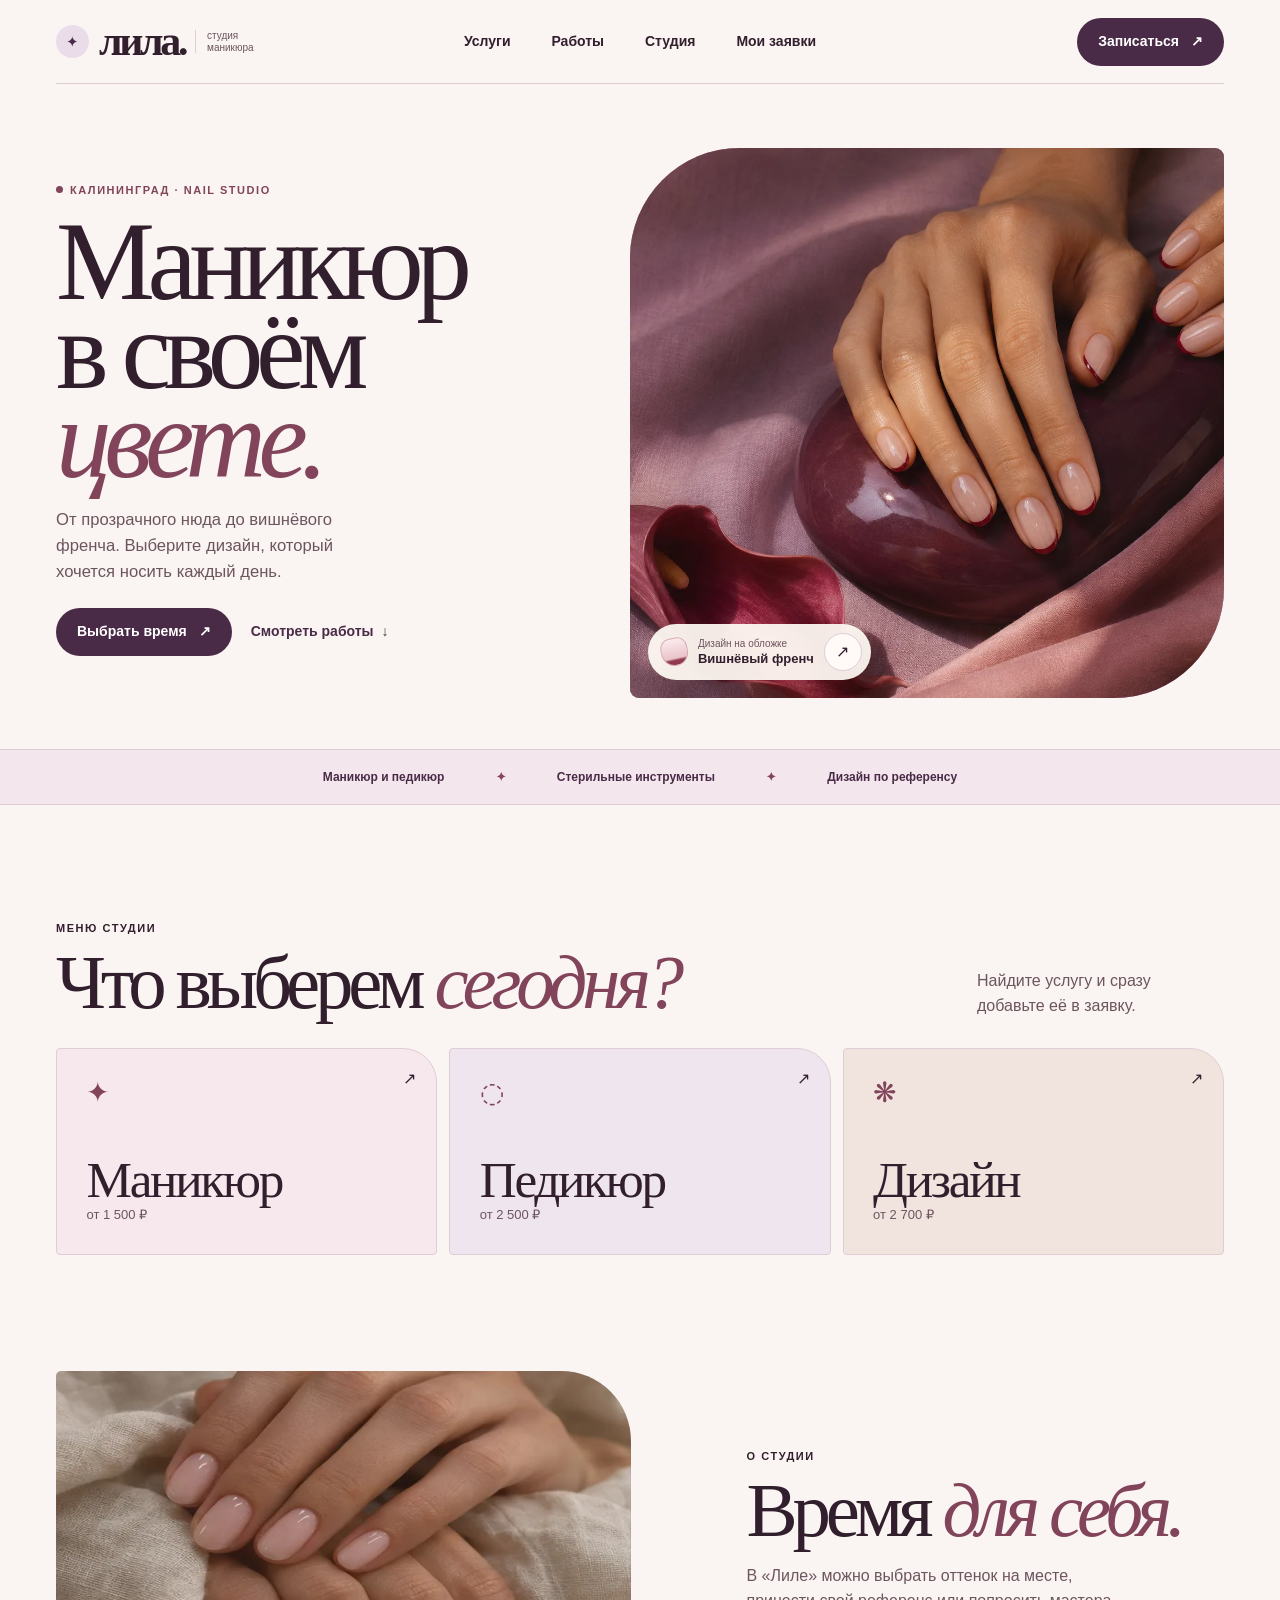
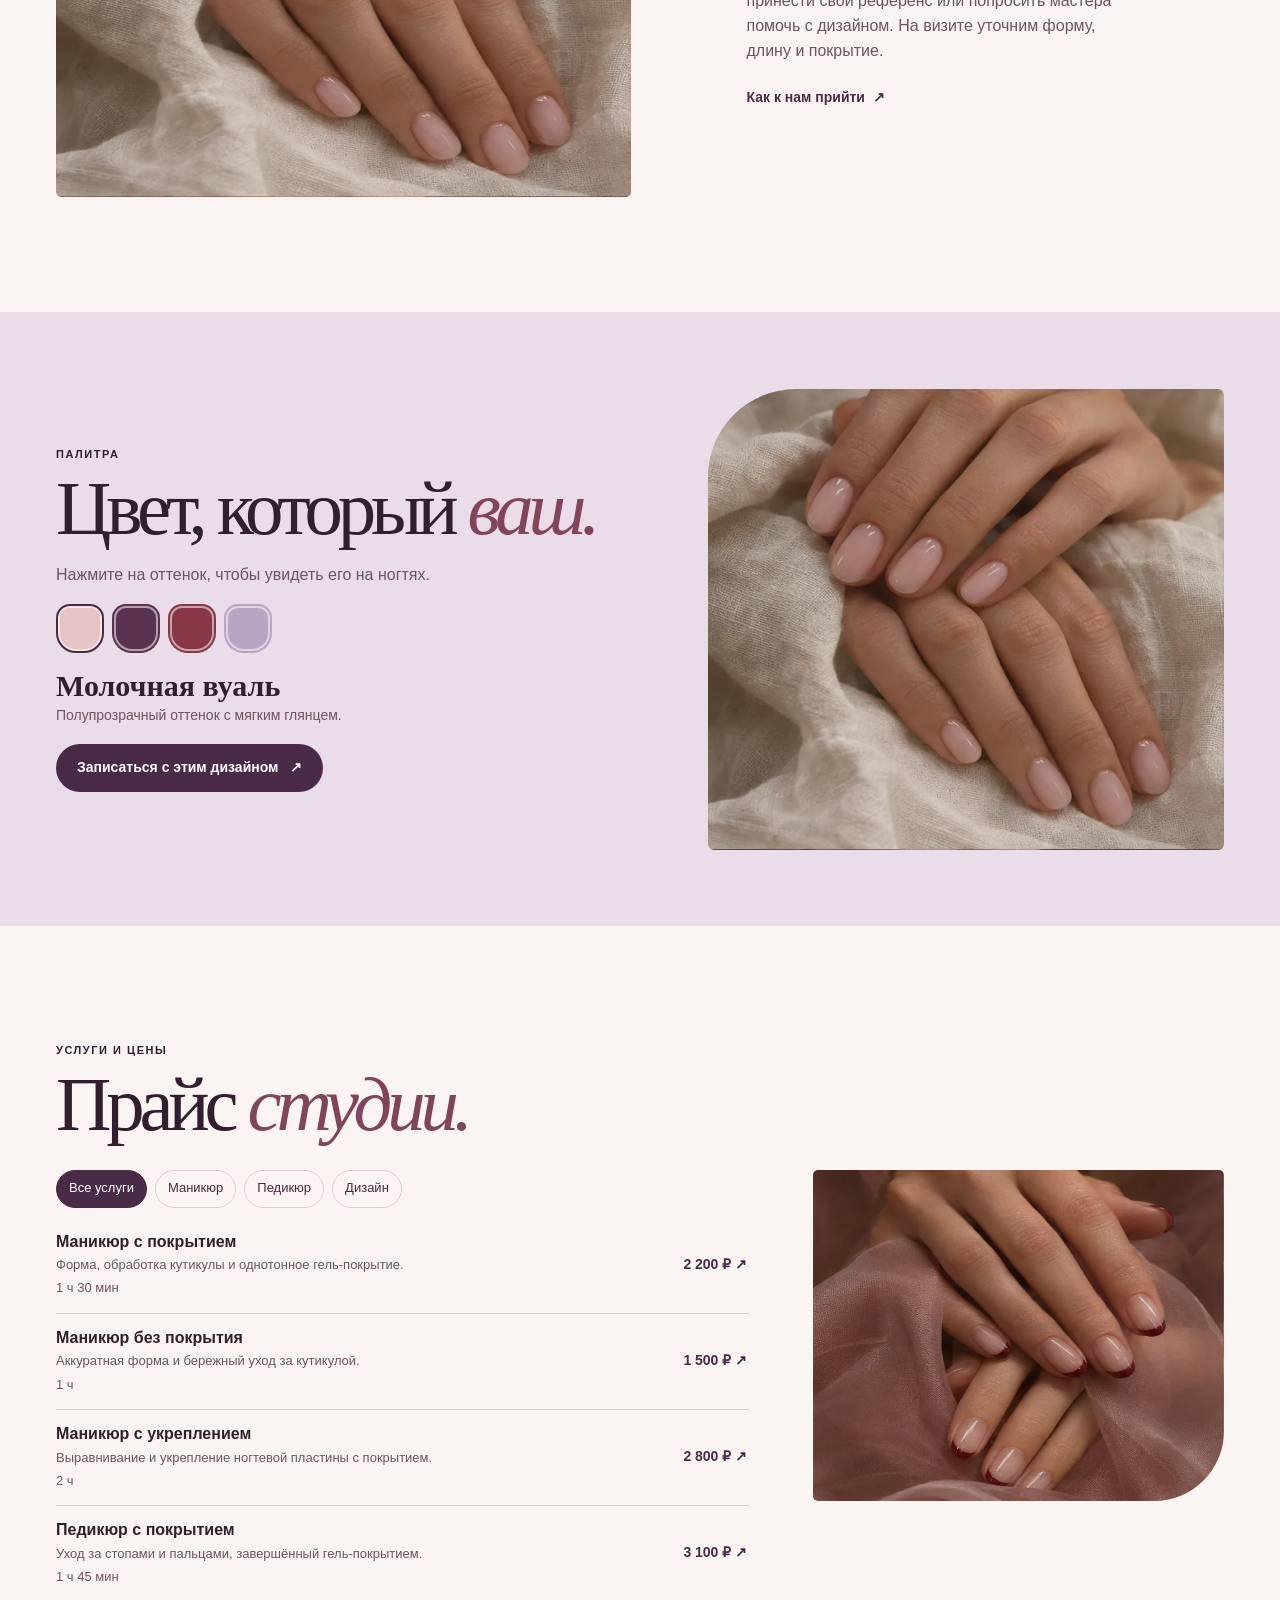
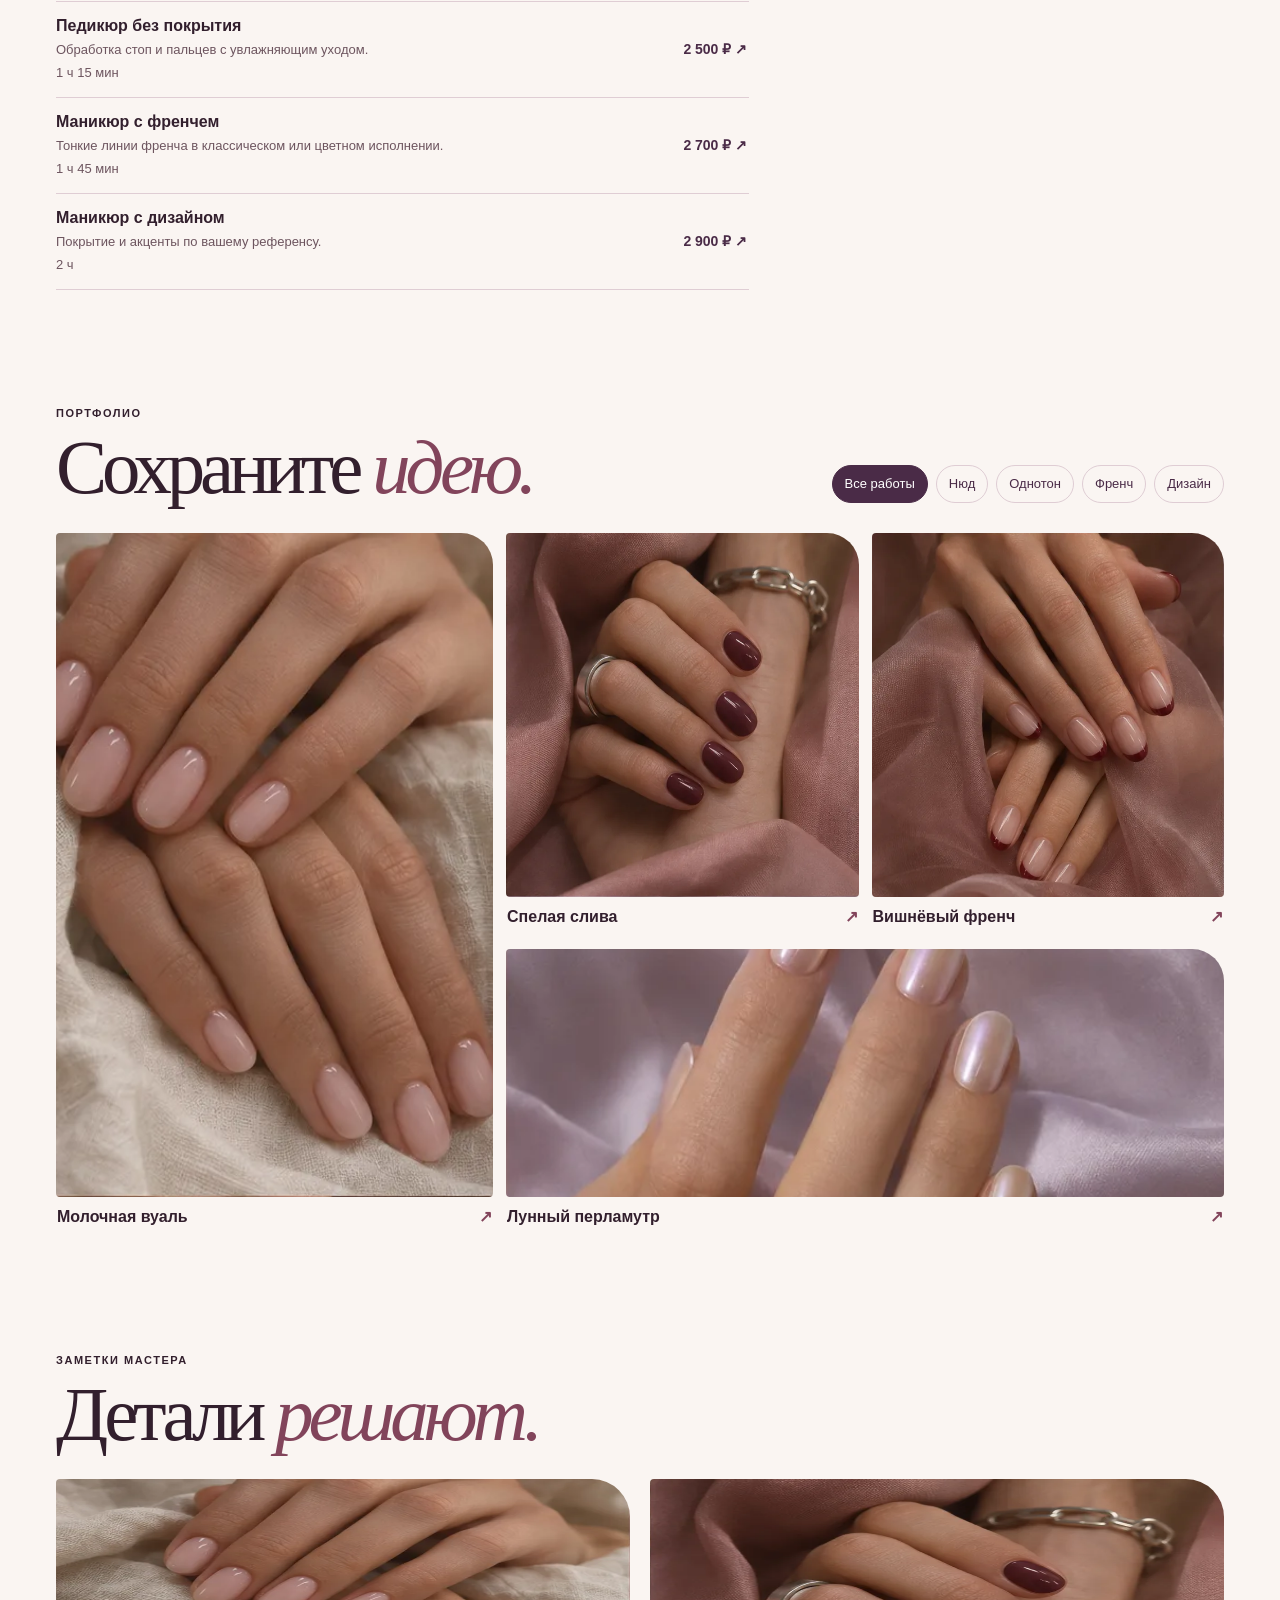
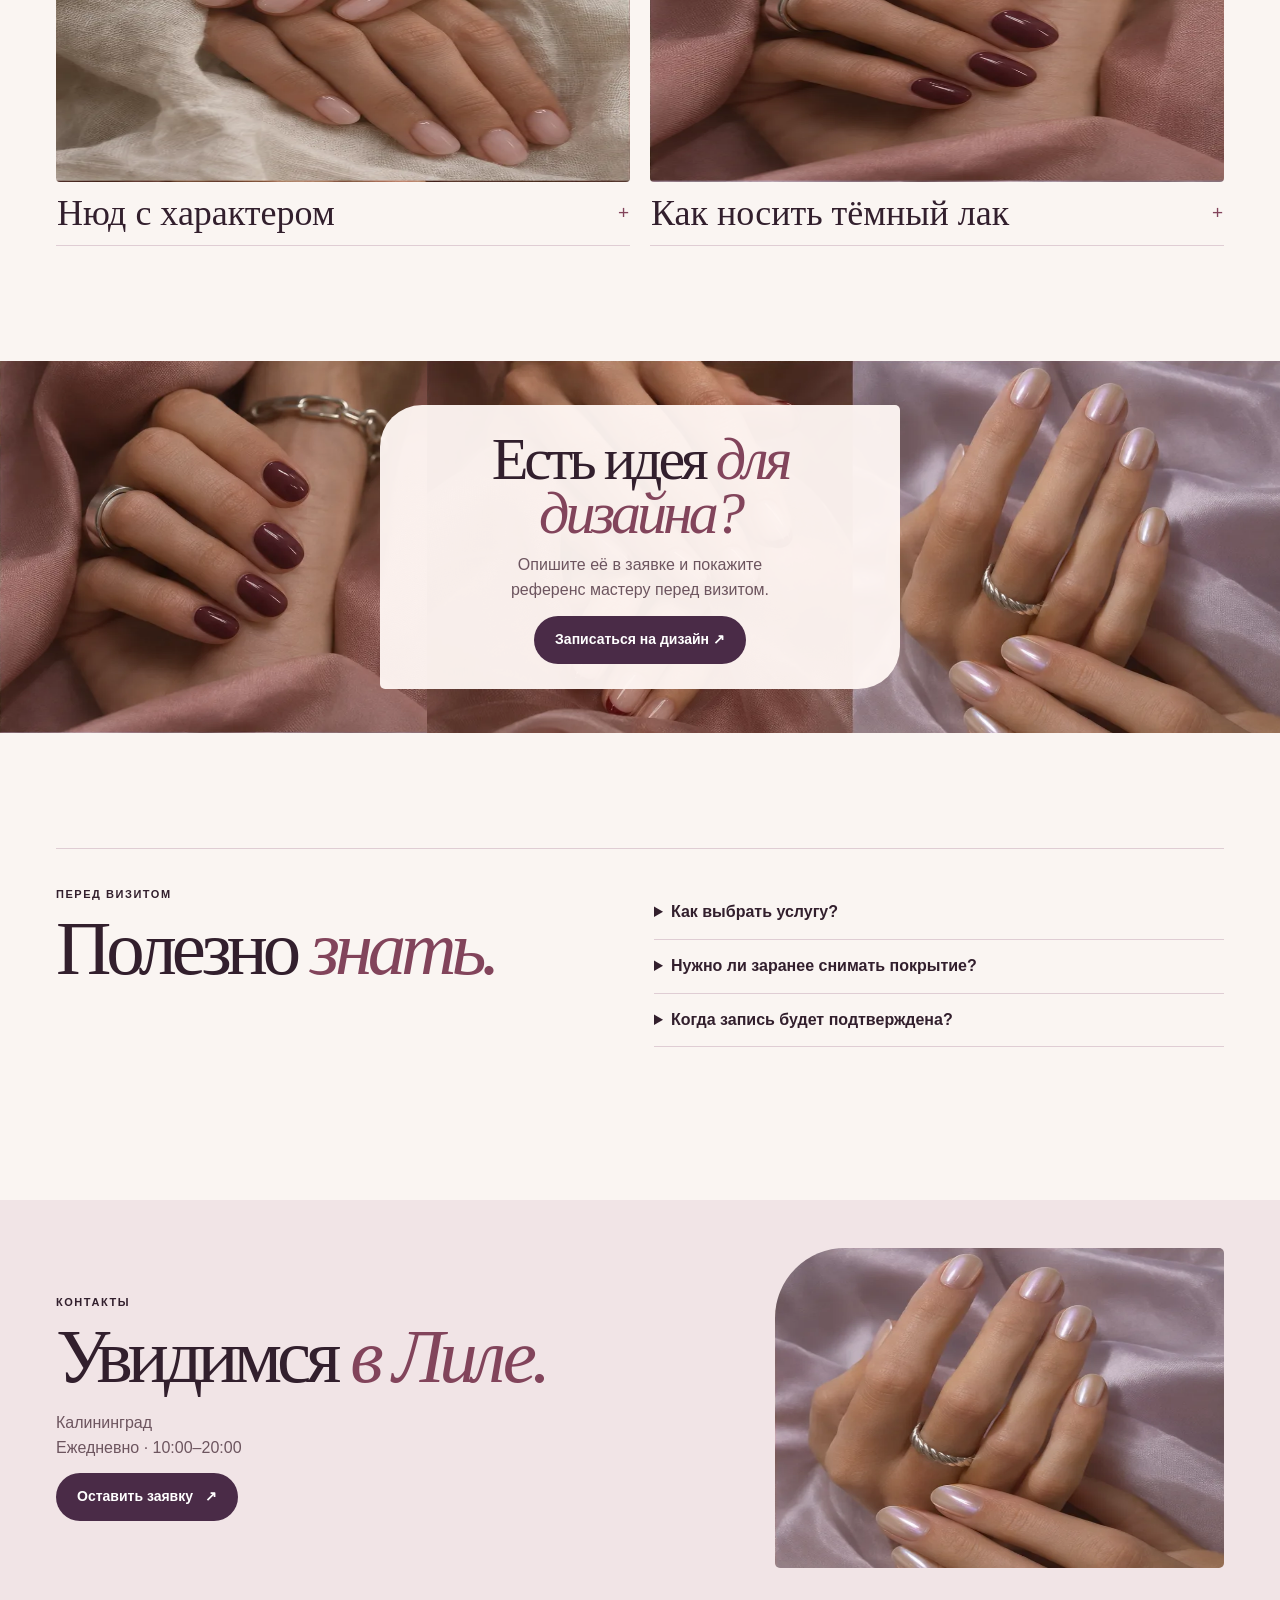
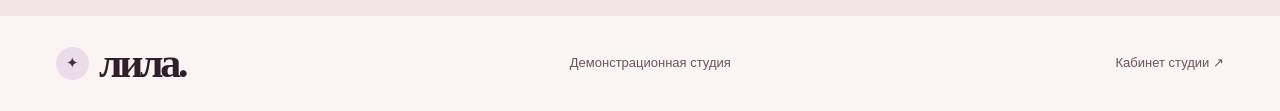
<file: index.html>
<!doctype html>
<html lang="ru" id="top">
<head>
  <meta charset="utf-8">
  <meta name="viewport" content="width=device-width, initial-scale=1, viewport-fit=cover">
  <meta name="theme-color" content="#faf5f2">
  <meta name="description" content="ЛИЛА — студия маникюра и педикюра. Выберите покрытие, посмотрите работы и оставьте заявку на визит.">
  <link rel="icon" href="data:,">
  <title>ЛИЛА — студия маникюра</title>
  <link rel="stylesheet" href="styles.css">
  <link rel="stylesheet" href="admin.css">
  <script defer src="assets/gsap.min.js"></script>
  <script defer src="assets/ScrollTrigger.min.js"></script>
  <script defer src="catalog.js"></script>
  <script defer src="shared.js"></script>
  <script defer src="app.js"></script>
  <script defer src="admin-layout.js"></script>
  <script defer src="admin.js"></script>
</head>
<body>
  <a class="skip" href="#content">К содержанию</a>
  <header class="header wrap">
    <a class="wordmark" href="#top" aria-label="ЛИЛА — главная"><span class="mark" aria-hidden="true">✦</span><strong>лила.</strong><span class="wordmark-category">студия<br>маникюра</span></a>
    <nav aria-label="Навигация"><a href="#services">Услуги</a><a href="#looks">Работы</a><a href="#studio">Студия</a><button type="button" class="nav-button" data-history>Мои заявки</button></nav>
    <button class="pill primary" data-book>Записаться <span aria-hidden="true">↗</span></button>
  </header>
  <main id="content">
    <section class="hero wrap" aria-labelledby="headline">
      <div class="hero-copy">
        <p class="eyebrow hero-label"><span class="dot"></span> Калининград · nail studio</p>
        <h1 id="headline"><span>Маникюр</span><br><span>в своём</span><br><em>цвете.</em></h1>
        <p class="hero-description">От прозрачного нюда до вишнёвого френча. Выберите дизайн, который хочется носить каждый день.</p>
        <div class="hero-actions"><button class="pill primary" data-book>Выбрать время <span aria-hidden="true">↗</span></button><a class="text-link" href="#looks">Смотреть работы <span aria-hidden="true">↓</span></a></div>
      </div>
      <figure class="hero-photo">
        <img src="assets/hero.webp" alt="Нежно-розовый маникюр с тонким вишнёвым френчем на лиловой ткани" fetchpriority="high" width="1536" height="1024">
        <figcaption class="hero-caption"><span class="swatch-petal" aria-hidden="true"></span><span><small>Дизайн на обложке</small><b>Вишнёвый френч</b></span><button class="round" data-book="french" data-look="cherry" aria-label="Записаться на вишнёвый френч">↗</button></figcaption>
      </figure>
    </section>
    <div class="ribbon">
      <div class="wrap ribbon-content"><span>Маникюр и педикюр</span><span aria-hidden="true">✦</span><span>Стерильные инструменты</span><span aria-hidden="true">✦</span><span>Дизайн по референсу</span></div>
    </div>
    <section class="section wrap" id="services" aria-labelledby="services-title">
      <div class="section-head" data-reveal><div><p class="eyebrow">Меню студии</p><h2 id="services-title">Что выберем <em>сегодня?</em></h2></div><p>Найдите услугу и сразу добавьте её в заявку.</p></div>
      <div class="service-grid" id="service-cards"></div>
    </section>
    <section class="section wrap studio" id="studio" data-reveal>
      <div class="studio-photo atlas atlas-tl" role="img" aria-label="Молочный маникюр на светлом льне"></div>
      <div class="studio-copy"><p class="eyebrow">О студии</p><h2>Время <em>для себя.</em></h2><p>В «Лиле» можно выбрать оттенок на месте, принести свой референс или попросить мастера помочь с дизайном. На визите уточним форму, длину и покрытие.</p><a class="text-link" href="#contacts">Как к нам прийти <span aria-hidden="true">↗</span></a></div>
    </section>
    <section class="palette-section" id="palette">
      <div class="wrap palette">
        <div class="palette-copy" data-reveal><p class="eyebrow">Палитра</p><h2>Цвет, который <em>ваш.</em></h2><p>Нажмите на оттенок, чтобы увидеть его на ногтях.</p><div id="swatches" class="swatches" aria-label="Выбор оттенка"></div><div class="palette-meta" aria-live="polite"><h3 id="palette-name"></h3><p id="palette-note"></p></div><button id="palette-book" class="pill primary" data-book>Записаться с этим дизайном <span aria-hidden="true">↗</span></button></div>
        <figure class="palette-photo atlas atlas-tl" id="palette-photo" role="img" aria-label="Молочная вуаль"></figure>
      </div>
    </section>
    <section class="section wrap price-section" id="price" aria-labelledby="price-title">
      <div class="section-head" data-reveal><div><p class="eyebrow">Услуги и цены</p><h2 id="price-title">Прайс <em>студии.</em></h2></div></div>
      <div class="price-layout"><div><div class="chips" id="price-filters" aria-label="Категории услуг"></div><div id="price-list" class="price-list"></div></div><div class="price-photo atlas atlas-bl" role="img" aria-label="Вишнёвый френч крупным планом"></div></div>
    </section>
    <section class="section wrap" id="looks" aria-labelledby="looks-title">
      <div class="section-head" data-reveal><div><p class="eyebrow">Портфолио</p><h2 id="looks-title">Сохраните <em>идею.</em></h2></div><div class="chips" id="gallery-filters" aria-label="Категории работ"></div></div>
      <div class="looks-grid" id="looks-grid"></div>
    </section>
    <section class="section wrap notes" aria-labelledby="notes-title">
      <div class="section-head" data-reveal><div><p class="eyebrow">Заметки мастера</p><h2 id="notes-title">Детали <em>решают.</em></h2></div></div>
      <div class="notes-grid">
        <details class="note" data-reveal><summary><span class="note-photo atlas atlas-tl"></span><span class="note-title">Нюд с характером <span aria-hidden="true">+</span></span></summary><p>Чтобы нюд смотрелся естественно, приложите образец покрытия к руке при дневном свете. Для мягкого эффекта попробуйте полупрозрачную базу, для более плотного — молочный или пыльно-розовый оттенок.</p></details>
        <details class="note" data-reveal><summary><span class="note-photo atlas atlas-tr"></span><span class="note-title">Как носить тёмный лак <span aria-hidden="true">+</span></span></summary><p>Глубокая слива и вишня выразительно смотрятся даже на коротких ногтях. Если хочется оставить больше естественного цвета, попробуйте тонкий френч или один тёмный акцент.</p></details>
      </div>
    </section>
    <section class="visit-banner" aria-labelledby="visit-title">
      <div class="visit-backdrop" aria-hidden="true"><div class="atlas atlas-tr"></div><div class="atlas atlas-bl"></div><div class="atlas atlas-br"></div></div>
      <div class="visit-message" data-reveal><h2 id="visit-title">Есть идея <em>для дизайна?</em></h2><p>Опишите её в заявке и покажите референс мастеру перед визитом.</p><button class="pill primary" data-book="art">Записаться на дизайн ↗</button></div>
    </section>
    <section class="section wrap guide" data-reveal>
      <div><p class="eyebrow">Перед визитом</p><h2>Полезно <em>знать.</em></h2></div>
      <div class="guide-list">
        <details><summary>Как выбрать услугу?</summary><p>Для однотонного покрытия выберите «Маникюр с покрытием». Если хотите френч, рисунок или сложный дизайн, отметьте нужную услугу или выберите работу из галереи.</p></details>
        <details><summary>Нужно ли заранее снимать покрытие?</summary><p>Добавьте комментарий о текущем покрытии к заявке. Студия уточнит, потребуется ли снятие и сколько времени заложить.</p></details>
        <details><summary>Когда запись будет подтверждена?</summary><p>После заявки администратор свяжется с вами и согласует время. До этого указанное время считается пожеланием.</p></details>
      </div>
    </section>
    <section class="contact-section" id="contacts">
      <div class="wrap contact-layout"><div><p class="eyebrow">Контакты</p><h2>Увидимся <em>в Лиле.</em></h2><p id="studio-city"></p><p id="studio-hours"></p><p id="studio-address"></p><div id="studio-links" class="studio-links"></div><button class="pill primary" data-book>Оставить заявку <span aria-hidden="true">↗</span></button></div><div class="contact-photo atlas atlas-br" role="img" aria-label="Жемчужный маникюр на лиловой ткани"></div></div>
    </section>
  </main>
  <footer class="wrap footer"><a class="wordmark" href="#top"><span class="mark" aria-hidden="true">✦</span><strong>лила.</strong></a><span id="preview-label" hidden>Демонстрационная студия</span><a href="admin.html">Кабинет студии ↗</a></footer>
  <nav class="mobile-nav" aria-label="Быстрые действия"><a href="#services">Услуги</a><a href="#looks">Работы</a><button type="button" class="nav-button" data-history>Мои заявки</button><button type="button" class="pill primary" data-book>Записаться ↗</button></nav>
  <dialog id="booking" aria-labelledby="booking-title"><div class="dialog-frame"><div class="dialog-top"><span class="eyebrow">Лила · запись</span><button type="button" class="round" data-close="booking" aria-label="Закрыть запись">×</button></div><div id="booking-content"></div></div></dialog>
  <dialog id="look-dialog" aria-label="Работа студии"><div class="dialog-frame look-frame"><button type="button" class="round look-close" data-close="look-dialog" aria-label="Закрыть работу">×</button><div id="look-detail"></div></div></dialog>
  <dialog id="history-dialog" aria-labelledby="history-title"><div class="dialog-frame"><div class="dialog-top"><span class="eyebrow">Лила · запись</span><button type="button" class="round" data-close="history-dialog" aria-label="Закрыть мои заявки">×</button></div><h2 id="history-title">Мои заявки</h2><p id="history-note">Заявки из этого браузера.</p><div id="history-items" class="price-list" aria-live="polite"></div></div></dialog>
</body>
</html>
</file>
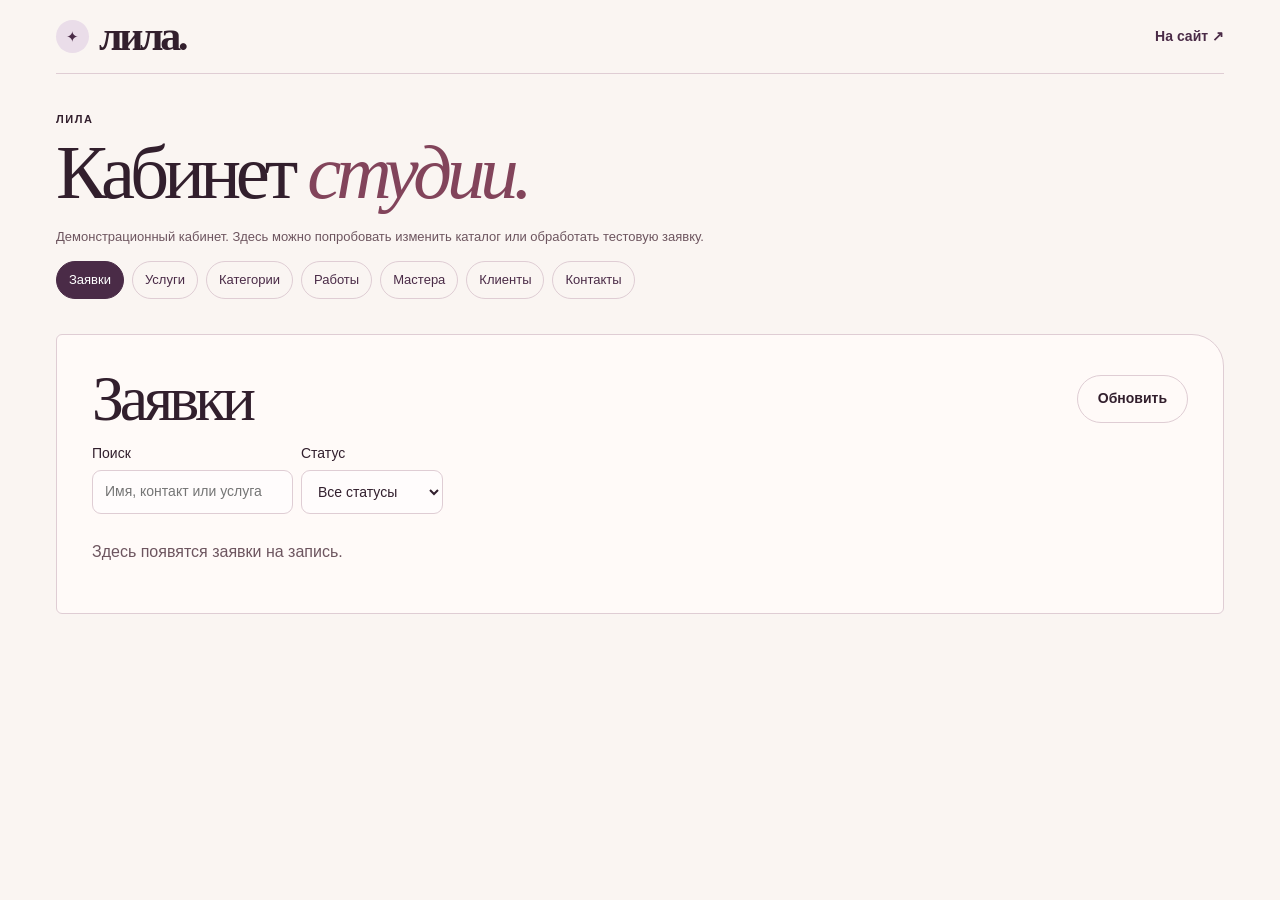
<file: admin.html>
<!doctype html>
<html lang="ru">
<head>
  <meta charset="utf-8">
  <meta name="viewport" content="width=device-width, initial-scale=1">
  <meta name="robots" content="noindex">
  <title>ЛИЛА — кабинет студии</title>
  <link rel="icon" href="data:,">
  <link rel="stylesheet" href="styles.css">
  <link rel="stylesheet" href="admin.css">
  <script defer src="catalog.js"></script>
  <script defer src="shared.js"></script>
  <script defer src="admin-layout.js"></script>
  <script defer src="admin.js"></script>
</head>
<body class="admin-page" data-page="admin">
  <noscript>Включите JavaScript, чтобы открыть кабинет студии.</noscript>
</body>
</html>
</file>
<file: styles.css>
:root {
  color-scheme: light;
  --paper: #faf5f2;
  --cream: #fffaf8;
  --ink: #321f2d;
  --muted: #6d555f;
  --plum: #4a2b47;
  --berry: #82445b;
  --lilac: #eadde9;
  --blush: #f0dfdf;
  --line: #dfcdd4;
  --serif: 'Cormorant Garamond', 'Georgia', serif;
  --sans: 'Manrope', 'Segoe UI', sans-serif;
  --wrap: min(1320px, calc(100% - 112px));
}
*, *::before, *::after { box-sizing: border-box; }
html { scroll-behavior: smooth; scroll-padding-top: 24px; }
body { margin: 0; background: var(--paper); color: var(--ink); font: 16px/1.55 var(--sans); }
body:has(dialog[open]) { overflow: hidden; }
img { display: block; width: 100%; }
a { color: inherit; text-decoration: none; }
button, input, select, textarea { font: inherit; }
button { cursor: pointer; color: inherit; }
button:disabled { cursor: not-allowed; opacity: .58; }
:focus-visible { outline: 2px solid #883c71; outline-offset: 4px; }
[hidden] { display: none !important; }
p, h1, h2, h3, figure { margin: 0; }
.wrap { width: var(--wrap); margin-inline: auto; }
.skip { position: fixed; top: 10px; left: 10px; z-index: 20; padding: 10px 18px; background: white; transform: translateY(-160%); }
.skip:focus { transform: none; }
.header { min-height: 84px; border-bottom: 1px solid var(--line); display: grid; grid-template-columns: 1fr auto 1fr; align-items: center; gap: 30px; }
.header > button { justify-self: end; }
.wordmark { display: inline-flex; align-items: center; gap: 10px; width: fit-content; }
.wordmark strong { font: 700 42px/.78 var(--serif); letter-spacing: -.08em; }
.mark { display: grid; place-items: center; width: 33px; height: 33px; border-radius: 50%; background: var(--lilac); font-size: 15px; color: var(--plum); }
.wordmark-category { border-left: 1px solid var(--line); padding-left: 11px; font-size: 10px; line-height: 1.15; color: var(--muted); }
.header nav { display: flex; align-items: center; gap: clamp(24px, 3.2vw, 56px); font-size: 14px; font-weight: 600; }
.header nav a { position: relative; padding-block: 12px; }
.header nav a::after { content: ''; position: absolute; inset: auto 0 7px; height: 1px; background: var(--berry); transform: scaleX(0); transform-origin: left; transition: transform .24s; }
.header nav a:hover::after { transform: scaleX(1); }
.nav-button { border: 0; background: transparent; padding: 8px 0; font-size: inherit; font-weight: inherit; }
.nav-button:hover { color: var(--berry); }
.pill { display: inline-flex; align-items: center; justify-content: center; gap: 12px; border: 1px solid transparent; border-radius: 100px; min-height: 48px; padding: 11px 20px; font-weight: 650; font-size: 14px; text-align: center; transition: background .22s, color .22s, translate .25s; }
.pill:active, .round:active { translate: 0 2px; }
.primary { background: var(--plum); color: white; }
.primary:hover { background: #663b5b; }
.secondary { background: transparent; border-color: var(--line); }
.secondary:hover { background: var(--lilac); }
.round { display: grid; place-items: center; flex: none; width: 42px; height: 42px; padding: 0; border: 1px solid var(--line); border-radius: 50%; background: var(--cream); transition: background .22s, translate .25s; }
.round:hover { background: var(--lilac); }
.text-link { display: inline-flex; min-height: 44px; align-items: center; gap: 8px; color: var(--plum); font-size: 14px; font-weight: 650; }
.text-link:hover { text-decoration: underline; text-underline-offset: 4px; }
.eyebrow { font-size: 11px; font-weight: 750; letter-spacing: .14em; text-transform: uppercase; }
.dot { display: inline-block; width: 7px; height: 7px; background: var(--berry); border-radius: 50%; margin-right: 7px; vertical-align: 1px; }
.hero { display: grid; grid-template-columns: minmax(0, .88fr) minmax(0, 1fr); gap: clamp(20px, 4vw, 70px); align-items: center; padding-block: clamp(42px, 5vw, 76px) clamp(36px, 4vw, 62px); }
.hero-copy { padding: 12px 0 20px; }
.hero-label { color: var(--berry); }
h1, h2 { font-family: var(--serif); font-weight: 500; letter-spacing: -.067em; }
h1 { margin: 18px 0 23px; font-size: clamp(78px, 8.7vw, 132px); line-height: .80; }
h1 span, h1 em { display: inline-block; }
h1 em, h2 em { color: var(--berry); font-weight: 500; }
h2 { font-size: clamp(46px, 6vw, 84px); line-height: .91; margin-top: 11px; }
.hero-description { max-width: 332px; line-height: 1.56; color: var(--muted); font-size: clamp(15px, 1.3vw, 18px); }
.hero-actions { display: flex; flex-wrap: wrap; gap: 8px 19px; margin-top: 23px; align-items: center; }
.hero-photo { overflow: hidden; isolation: isolate; position: relative; aspect-ratio: 1.08; border-radius: 110px 9px 110px 9px; background: #c2a0bc; align-self: stretch; min-height: 520px; }
.hero-photo img { width: 100%; height: 100%; position: absolute; inset: 0; object-fit: cover; object-position: 58% center; }
.hero-photo::after { content: ''; position: absolute; inset: 0; z-index: -1; background: #c495b5; }
.hero-caption { position: absolute; inset: auto auto 18px 18px; background: #fffaf4ee; color: var(--ink); max-width: calc(100% - 50px); padding: 9px 9px 9px 13px; border-radius: 100px; display: flex; align-items: center; gap: 10px; }
.hero-caption small, .hero-caption b { display: block; }
.hero-caption small { color: var(--muted); font-size: 10px; }
.hero-caption b { font-size: 13px; line-height: 1.3; }
.hero-caption .round { width: 38px; height: 38px; }
.swatch-petal { width: 27px; height: 28px; border-radius: 10px 10px 49% 49%; border: 1px solid #d6abb6; background: linear-gradient(0deg,#91394d 17%,#eac3ca 26%,#fbebed); transform: rotate(-12deg); }
.ribbon { border-block: 1px solid var(--line); background: #f3e7ed; }
.ribbon-content { min-height: 54px; display: flex; align-items: center; justify-content: center; gap: clamp(14px, 4vw, 58px); font-size: 12px; color: var(--plum); font-weight: 700; }
.ribbon-content [aria-hidden] { color: var(--berry); }
.section { margin-block: clamp(70px, 9vw, 130px); }
.section-head { display: flex; gap: 24px; align-items: end; justify-content: space-between; margin-bottom: 30px; }
.section-head > p { max-width: 245px; color: var(--muted); margin-right: 2px; }
.service-grid { display: grid; grid-template-columns: repeat(auto-fit,minmax(min(100%,240px),1fr)); gap: 12px; }
.service-card { position: relative; display: grid; min-height: 207px; padding: clamp(17px, 2.3vw, 31px); text-align: left; align-content: space-between; border: 1px solid var(--line); background: #f6e8ed; border-radius: 4px 34px 4px 4px; transition: background .25s, translate .25s; }
.service-card:nth-child(3n+2) { background: #eee5ef; }
.service-card:nth-child(3n+3) { background: #f1e4df; }
.service-card:hover { translate: 0 -4px; background: #ebd7e3; }
.service-card h3 { font: 500 clamp(31px, 4vw, 54px)/1 var(--serif); letter-spacing: -.045em; }
.service-card p { color: var(--muted); font-size: 13px; }
.service-card .arrow { position: absolute; top: 18px; right: 20px; }
.service-icon { font: 400 28px/1 var(--serif); color: var(--berry); }
.studio { display: grid; grid-template-columns: minmax(0, 1fr) minmax(0, .83fr); gap: clamp(30px, 9vw, 130px); align-items: center; }
.studio-photo { min-height: 340px; aspect-ratio: 1.35; border-radius: 5px 70px 5px 5px; }
.studio-copy > p:not(.eyebrow), .palette-copy > p:not(.eyebrow) { color: var(--muted); margin: 19px 0 12px; max-width: 380px; }
.palette-section { background: #ebdce9; padding-block: clamp(42px, 6vw, 88px); }
.palette { display: grid; grid-template-columns: minmax(0, 1fr) minmax(0, .94fr); align-items: center; gap: clamp(30px, 8vw, 118px); }
.palette-photo { aspect-ratio: 1.12; width: 100%; border-radius: 88px 6px 6px 6px; }
.swatches, .chips, .studio-links { display: flex; flex-wrap: wrap; gap: 8px; }
.swatches { margin-block: 16px; }
.swatches button { width: 48px; height: 49px; border: 2px solid transparent; border-radius: 14px 14px 20px 20px; background: var(--finish, var(--blush)); box-shadow: inset 0 0 0 2px #ffffff89; transition: transform .2s, border-color .2s; }
.swatches button:hover { transform: translateY(-3px); }
.swatches button[aria-pressed=true] { border-color: var(--plum); }
.palette-meta { margin-bottom: 17px; }
.palette-meta h3 { font: 600 30px/1.1 var(--serif); }
.palette-meta p { color: var(--muted); font-size: 14px; margin-top: 3px; }
.atlas { background-color: #d3b3cb; background-image: var(--work-image, url('assets/looks.webp')); background-size: cover; background-position: center; }
.atlas-tl, .atlas-tr, .atlas-bl, .atlas-br { background-size: 200% 200%; }
.atlas-tl { background-position: left top; }
.atlas-tr { background-position: right top; }
.atlas-bl { background-position: left bottom; }
.atlas-br { background-position: right bottom; }
.price-layout { display: grid; grid-template-columns: minmax(0, 1.35fr) minmax(0, .8fr); gap: clamp(24px, 5vw, 72px); }
.chips button { border: 1px solid var(--line); background: transparent; border-radius: 40px; padding: 7px 12px; min-height: 38px; color: var(--plum); font-size: 13px; white-space: nowrap; }
.chips button[aria-pressed=true] { background: var(--plum); color: white; border-color: var(--plum); }
.price-list { margin-top: 10px; }
.price-item { padding-block: 14px; border-bottom: 1px solid var(--line); display: grid; grid-template-columns: minmax(0, 1fr) auto; align-items: center; gap: 10px 16px; }
.price-item h3 { font-size: 16px; line-height: 1.3; }
.price-item p { color: var(--muted); font-size: 13px; margin-top: 3px; }
.price-item button { color: var(--plum); background: transparent; border: 0; font-size: 14px; font-weight: 700; min-height: 44px; padding: 0 2px 0 10px; white-space: nowrap; }
.price-item button:hover { text-decoration: underline; text-underline-offset: 4px; }
.price-photo { aspect-ratio: 1.24; border-radius: 5px 5px 70px 5px; }
.looks-grid { display: grid; grid-template-columns: repeat(4,minmax(0,1fr)); gap: 13px; }
.looks-grid:has(.look-card:nth-child(4)) { grid-template-columns: 1.24fr 1fr 1fr; }
.looks-grid:has(.look-card:nth-child(4)) .look-card:first-child { grid-row: span 2; }
.looks-grid:has(.look-card:nth-child(4)) .look-card:nth-child(4) { grid-column: 2 / span 2; }
.looks-grid:has(.look-card:nth-child(4)) .look-card:first-child .atlas { aspect-ratio: auto; height: calc(100% - 39px); min-height: 255px; }
.looks-grid:has(.look-card:nth-child(4)) .look-card:first-child .atlas-tl { background-size: auto 200%; background-position: 17% top; }
.looks-grid:has(.look-card:nth-child(4)) .look-card:nth-child(4) .atlas { aspect-ratio: 2.9; }
.looks-grid:has(.look-card:nth-child(4)) .look-card:nth-child(4) .atlas-br { background-size: 200% auto; background-position: right 66%; }
.look-card { min-width: 0; padding: 0; border: 0; background: transparent; text-align: left; }
.look-card .atlas { display: block; aspect-ratio: .97; border-radius: 4px 32px 4px 4px; transition: border-radius .32s, filter .3s; }
.look-card:hover .atlas { border-radius: 36px 36px 4px 4px; filter: saturate(1.16); }
.look-name { display: flex; justify-content: space-between; align-items: center; gap: 8px; font-weight: 650; line-height: 1.35; padding: 9px 1px; }
.look-name span { color: var(--berry); }
.notes-grid { display: grid; grid-template-columns: repeat(2,minmax(0,1fr)); gap: 20px; }
.note { min-width: 0; border-bottom: 1px solid var(--line); }
.note summary { list-style: none; cursor: pointer; }
.note summary::-webkit-details-marker { display: none; }
.note-photo { display: block; aspect-ratio: 1.9; border-radius: 4px 38px 4px 4px; }
.note-title { display: flex; justify-content: space-between; gap: 10px; align-items: center; padding: 11px 1px; font: 500 clamp(20px, 3vw, 36px)/1.14 var(--serif); }
.note-title span { color: var(--berry); font-family: var(--sans); font-size: 19px; transition: transform .24s; }
.note[open] .note-title span { transform: rotate(45deg); }
.note > p { padding-bottom: 14px; color: var(--muted); font-size: 14px; max-width: 560px; }
.visit-banner { position: relative; isolation: isolate; display: grid; place-items: center; min-height: 360px; padding: 44px 18px; }
.visit-backdrop { position: absolute; inset: 0; z-index: -1; display: grid; grid-template-columns: repeat(3,minmax(0,1fr)); }
.visit-backdrop > div { background-color: #9c798d; }
.visit-message { width: min(100%, 520px); text-align: center; background: #fff7f4f3; padding: 27px 19px 25px; border-radius: 42px 5px 42px 5px; }
.visit-message h2 { font-size: clamp(38px, 4.7vw, 63px); margin: 0 0 12px; }
.visit-message p { color: var(--muted); margin: 0 auto 13px; max-width: 310px; }
.guide { padding-block: 37px; border-top: 1px solid var(--line); display: grid; grid-template-columns: minmax(0, 1fr) minmax(0, 1fr); gap: 28px; }
.guide-list details { border-bottom: 1px solid var(--line); }
.guide-list summary { cursor: pointer; font-weight: 650; padding-block: 14px; }
.guide-list p { color: var(--muted); padding-bottom: 14px; font-size: 14px; }
.contact-section { background: #f1e4e6; }
.contact-layout { display: grid; grid-template-columns: minmax(0,1fr) minmax(0,.65fr); align-items: center; gap: 28px; padding-block: 48px; }
.contact-layout h2 { margin-bottom: 19px; }
.contact-layout .pill { margin-top: 13px; }
.contact-layout p:not(.eyebrow) { color: var(--muted); }
.contact-photo { height: min(33vw,320px); border-radius: 70px 5px 5px 5px; }
.studio-links a { text-decoration: underline; text-underline-offset: 3px; }
.footer { min-height: 95px; display: flex; justify-content: space-between; align-items: center; gap: 16px; }
.footer > a:last-child, .footer > span { color: var(--muted); font-size: 13px; }
.footer > a:last-child:hover { text-decoration: underline; }
.mobile-nav { display: none; }
dialog { width: min(100% - 24px, 555px); max-height: min(90vh, 810px); max-height: min(90dvh, 810px); padding: 0; border: 1px solid var(--line); border-radius: 30px 6px 30px 6px; background: var(--cream); color: var(--ink); box-shadow: 0 18px 85px #321f2d42; overflow: auto; }
dialog::backdrop { background: #2f1e2d89; backdrop-filter: blur(6px); }
.dialog-frame { padding: clamp(17px, 4vw, 29px); }
.dialog-top { display: flex; justify-content: space-between; align-items: center; margin-bottom: 13px; color: var(--berry); }
.dialog-frame h2 { font-size: clamp(42px, 7vw, 62px); margin: 0 0 16px; }
.dialog-frame p { color: var(--muted); }
.steps { list-style: none; display: flex; gap: 5px; padding: 0; margin: 0 0 17px; color: var(--muted); font-size: 11px; }
.steps li { flex: 1; min-width: 0; border-top: solid 2px var(--line); padding-top: 5px; }
.steps li[aria-current=step] { color: var(--plum); border-color: var(--plum); font-weight: 700; }
.field { display: grid; gap: 5px; margin: 0 0 12px; color: var(--ink); font-size: 14px; }
.field input:not([type=checkbox]), .field select, .field textarea, .admin-form select, .admin-form input { width: 100%; min-width: 0; min-height: 44px; border: 1px solid var(--line); border-radius: 9px; padding: 8px 12px; color: var(--ink); background: #fffcfc; }
.field textarea { resize: vertical; }
.field-grid { display: grid; grid-template-columns: repeat(2,minmax(0,1fr)); gap: 12px; }
.field-check { display: flex; align-items: baseline; gap: 8px; font-size: 13px; }
.field-check input { accent-color: var(--plum); }
.dialog-actions { display: flex; justify-content: space-between; gap: 8px; margin-top: 16px; }
.dialog-actions .primary { margin-left: auto; }
.selection-note { padding: 10px 13px; margin-bottom: 12px; border-radius: 9px; background: var(--lilac); font-size: 13px; }
.form-error { color: #962e46 !important; font-size: 14px; min-height: 0; margin-top: 7px; }
.look-frame { position: relative; padding: 0; }
.look-frame .atlas { aspect-ratio: 1.33; }
.look-close { position: absolute; right: 12px; top: 12px; z-index: 1; }
.look-copy { padding: 19px 22px 23px; }
.look-copy .pill { margin-top: 15px; }
.empty { padding-block: 13px; color: var(--muted); }
.history-status { color: var(--plum) !important; background: var(--lilac); padding: 4px 8px; border-radius: 30px; white-space: nowrap; }
@media (max-width: 1020px) {
  :root { --wrap: calc(100% - 64px); }
  .hero-photo { min-height: 420px; }
  h1 { font-size: clamp(67px, 9.7vw, 105px); }
}
@media (max-width: 740px) {
  :root { --wrap: calc(100% - 34px); }
  html { scroll-padding-bottom: 85px; }
  body { padding-bottom: calc(66px + env(safe-area-inset-bottom)); }
  .header { min-height: 66px; grid-template-columns: 1fr 1fr; gap: 10px; }
  .header nav { display: none; }
  .header > .pill { min-height: 41px; padding: 7px 13px; font-size: 12px; }
  .wordmark strong { font-size: 39px; }
  .hero { display: flex; flex-direction: column; align-items: stretch; gap: 23px; padding-block: 25px 24px; }
  .hero-copy { padding: 0; }
  h1 { font-size: clamp(64px, 12.4vw, 90px); line-height: .83; margin: 15px 0 13px; }
  .hero-description { font-size: 15px; }
  .hero-actions { margin-top: 15px; gap: 6px 13px; }
  .hero-actions .pill { padding-inline: 14px; }
  .hero-actions .text-link { font-size: 13px; }
  .hero-photo { min-height: 0; aspect-ratio: 1.21; border-radius: 60px 6px 60px 6px; max-height: 440px; }
  .hero-caption { left: 9px; bottom: 9px; }
  .ribbon-content { gap: 9px; justify-content: space-between; padding-block: 9px; min-height: 44px; font-size: 10px; line-height: 1.15; }
  .section { margin-block: 57px; }
  .section-head { align-items: start; flex-direction: column; gap: 10px; margin-bottom: 19px; }
  .service-grid { grid-template-columns: repeat(3,minmax(0,1fr)); gap: 6px; }
  .service-card { min-height: 143px; padding: 10px 7px; border-radius: 4px 20px 4px 4px; }
  .service-card h3 { font: 650 clamp(14px, 4vw, 24px)/1.1 var(--sans); letter-spacing: -.035em; overflow-wrap: anywhere; }
  .service-card .arrow { top: 9px; right: 8px; }
  .service-card p { font-size: 11px; }
  .studio, .palette, .price-layout, .guide { grid-template-columns: 1fr; gap: 18px; }
  .studio-photo { min-height: 210px; }
  .palette-photo { aspect-ratio: 1.45; }
  .price-photo { display: none; }
  .looks-grid, .looks-grid:has(.look-card:nth-child(4)) { grid-template-columns: repeat(2,minmax(0,1fr)); gap: 10px; }
  .looks-grid:has(.look-card:nth-child(4)) .look-card:first-child, .looks-grid:has(.look-card:nth-child(4)) .look-card:nth-child(4) { grid-area: auto; }
  .looks-grid:has(.look-card:nth-child(4)) .look-card:first-child .atlas, .looks-grid:has(.look-card:nth-child(4)) .look-card:nth-child(4) .atlas { height: auto; min-height: 0; aspect-ratio: .97; }
  .looks-grid:has(.look-card:nth-child(4)) .look-card:first-child .atlas-tl { background-size: 200% 200%; background-position: left top; }
  .looks-grid:has(.look-card:nth-child(4)) .look-card:nth-child(4) .atlas-br { background-size: 200% 200%; background-position: right bottom; }
  .look-name { font-size: 13px; }
  .notes-grid { gap: 9px; }
  .note-photo { aspect-ratio: 1.12; }
  .visit-banner { min-height: 290px; }
  .visit-backdrop { grid-template-columns: 1fr 1fr; }
  .visit-backdrop > div:nth-child(3) { display: none; }
  .contact-layout { grid-template-columns: minmax(0,1.3fr) minmax(90px, .75fr); gap: 8px; padding-block: 36px; }
  .contact-layout h2 { font-size: clamp(34px, 9.8vw, 63px); }
  .contact-photo { height: 148px; }
  .footer { min-height: 70px; flex-wrap: wrap; justify-content: space-between; align-content: center; gap: 10px; }
  .footer > span { display: none; }
  .mobile-nav { z-index: 5; position: fixed; inset: auto 0 0; display: grid; grid-template-columns: .84fr .84fr 1.2fr 1.45fr; align-items: center; text-align: center; min-height: 65px; gap: 5px; padding: 7px 12px calc(7px + env(safe-area-inset-bottom)); border-top: 1px solid var(--line); background: #fff9f9ee; backdrop-filter: blur(12px); font-size: 12px; font-weight: 700; }
  .mobile-nav a { display: grid; place-items: center; min-height: 43px; }
  .mobile-nav .pill { min-height: 43px; padding: 5px 10px; font-size: 13px; }
}
@media (max-width: 360px) {
  .wordmark-category { display: none; }
  .section-head h2, .studio h2, .palette h2 { font-size: 42px; }
  .field-grid { grid-template-columns: 1fr; gap: 0; }
}
@media (prefers-reduced-motion: reduce) {
  *, *::before, *::after { scroll-behavior: auto !important; transition-duration: 0s !important; animation-duration: 0s !important; }
}
</file>
<file: admin.css>
.admin-page { background: var(--paper); }
.admin-top { display: flex; justify-content: space-between; align-items: center; min-height: 74px; border-bottom: 1px solid var(--line); }
.admin-main { padding-top: 37px; padding-bottom: 48px; }
.admin-heading { display: flex; align-items: flex-end; justify-content: space-between; gap: 12px; }
.admin-heading h1 { font-size: clamp(44px, 6vw, 89px); line-height: .96; margin: 8px 0 17px; }
.admin-heading .pill { margin-bottom: 15px; }
.demo-info { font-size: 13px; color: var(--muted); margin: 0 0 14px; }
.admin-nav { margin-block: 4px 11px; }
.admin-status { min-height: 24px; color: var(--berry); font-size: 13px; overflow-wrap: anywhere; }
.admin-panel { background: var(--cream); padding: clamp(14px, 3vw, 35px); border: 1px solid var(--line); border-radius: 6px 32px 6px 6px; }
.admin-panel h2 { font-size: clamp(38px, 5vw, 64px); margin-top: 0; }
.admin-login { max-width: 470px; }
.admin-head { display: flex; align-items: center; justify-content: space-between; gap: 10px; margin-bottom: 15px; }
.admin-head h2 { margin: 0; }
.admin-tools, .admin-actions { display: flex; align-items: center; flex-wrap: wrap; gap: 8px; }
.admin-tools .field { margin: 0; }
.admin-tools { margin-bottom: 13px; }
.admin-row { padding-block: 12px; border-top: 1px solid var(--line); display: grid; align-items: center; grid-template-columns: minmax(0, 1fr) auto; gap: 10px; }
.admin-row h3 { font-size: 16px; }
.admin-row p { font-size: 13px; color: var(--muted); overflow-wrap: anywhere; }
.admin-row .pill { min-height: 38px; padding: 6px 12px; font-size: 12px; }
.admin-row .atlas { flex: 0 0 57px; width: 57px; height: 57px; border-radius: 8px; }
.entry-main { display: flex; align-items: center; gap: 9px; }
.entry-main > div { min-width: 0; }
.admin-form { max-width: 610px; }
.admin-form select { min-width: 136px; }
.admin-destructive { color: #962e46; }
.stack { display: grid; gap: 5px; }
.admin-actions select { max-width: 100%; color: var(--ink); background: white; border: 1px solid var(--line); border-radius: 8px; padding: 5px 8px; min-height: 40px; }
.booking-notification { color: var(--berry) !important; }
@media (max-width: 550px) {
  .admin-row { grid-template-columns: 1fr; }
  .admin-heading { align-items: center; }
  .admin-heading .pill { margin: 0; }
}
</file>
